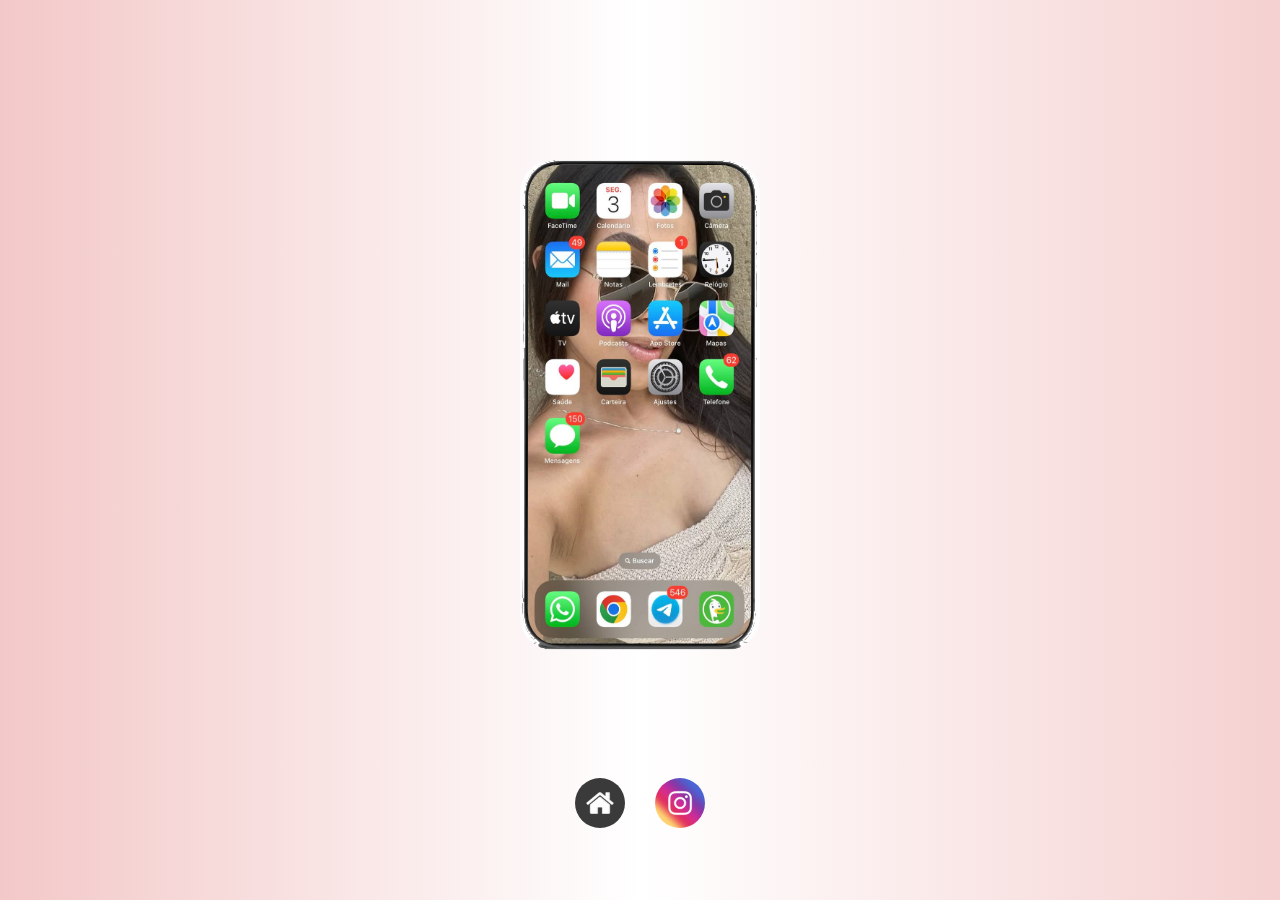
<file: index.html>
<!DOCTYPE html>
<html lang="pt-br">
<head>
    <meta charset="UTF-8">
    <meta name="viewport" content="width=device-width, initial-scale=1.0">
    <title>Projeto Pessoal</title>
    <style>
        html, body{
        height: 100%;
        width: 100%;
        margin: 0;
        padding: 0px;
        }
       body{
        background-color: black;
        background: linear-gradient(to right, rgba(229, 135, 135, 0.459), rgb(255, 255, 255), rgba(229, 135, 135, 0.39) );
       }
        section#telefone{
            width: 240px;
            height: 490px;
            position: absolute;
            top: 45%;
            left: 50%;
            transform: translate(-50%, -50%);
            background: url('imagens/ios-telaT.jpg') no-repeat center center;
            background-size: cover;
            border-radius: 33px;
        }
        iframe#home{
            background-color: rgba(0, 0, 0, 0.5);
            position: absolute;
            top: 5px;
            left: 8.2px;
            width: 223px;
            height: 480px;
            border-radius: 31px;
           
        }
        section#redes-sociais{
            position: absolute;
            top: 85%;
            left: 50%;
            transform: translate(-50%);
        }
        section#redes-sociais img{
            width: 50px;
            margin: 8px;
            border-radius: 50%;
            transition: 0.3s;
            border: 5px solid transparent;
        }
        section#redes-sociais img:hover{
          border-color:  rgba(229, 135, 135, 0.459);
          
          transform: scale(1.1);
        }
    </style>
</head>
<body>
    <main>
        <section id="telefone">
            <iframe id="home" name="home" src="home.html" frameborder="0" ></iframe>
        </section>
        <section id="redes-sociais">
            <a href=""><img src="imagens/logo-home.jpg" alt="inicio"></a>
            <a href="insta.html" target="home"><img src="imagens/logo-instagram.jpg" alt="instagram"></a>
        </section>
    </main>
</body>
</html>
</file>
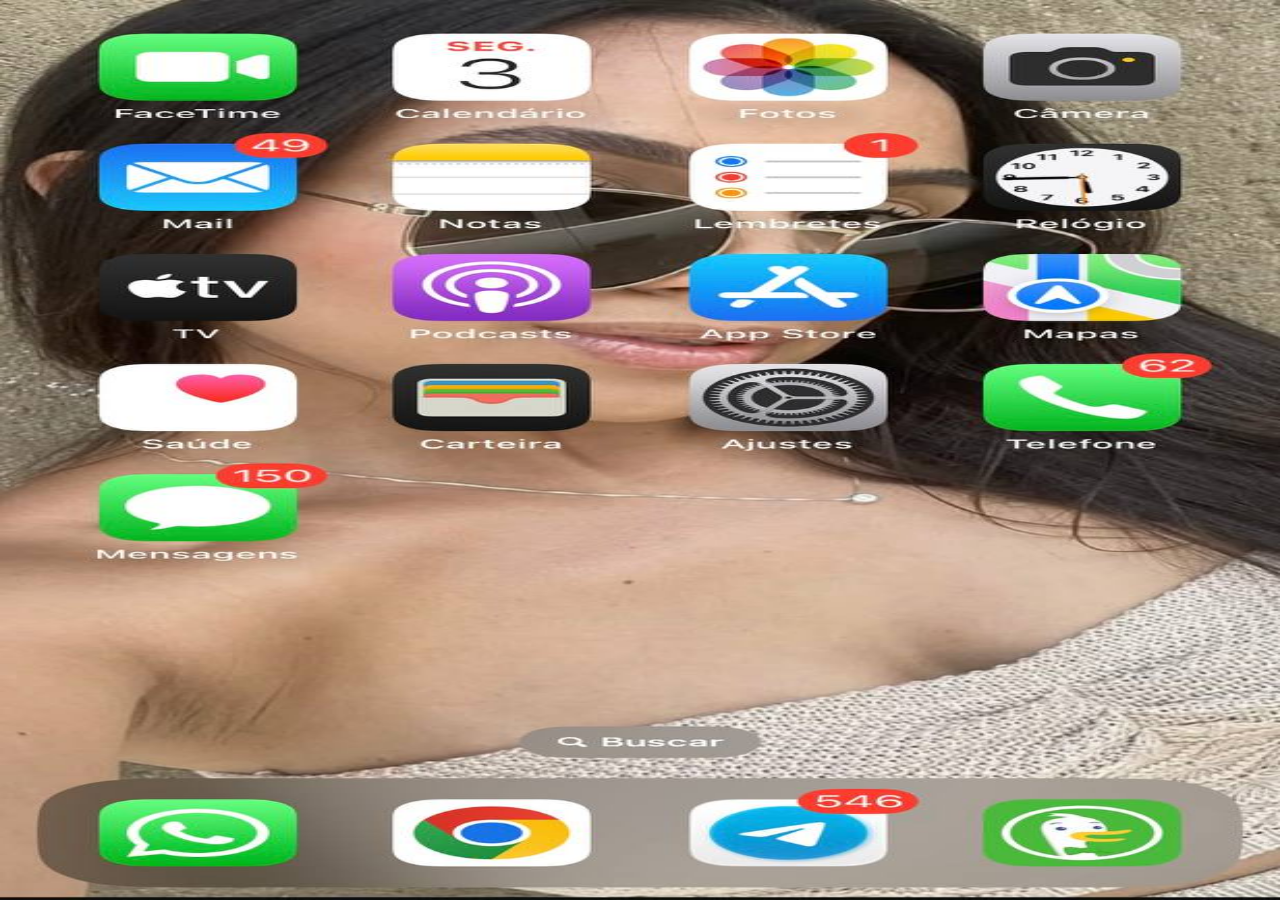
<file: home.html>
<!DOCTYPE html>
<html lang="pt-br">
<head>
    <meta charset="UTF-8">
    <meta name="viewport" content="width=device-width, initial-scale=1.0">
    <title>Document</title>
    <style>
        *{
            margin: 0px;
            padding: 0px;
        }
        body > img{
            width: 100vw;
            height: 100vh;
            display: block;
            background-size: cover;
        }
    </style>
</head>
<body>
    <img src="imagens/home-rebeca.jpg" alt="Tela inicial">
</body>
</html>
</file>
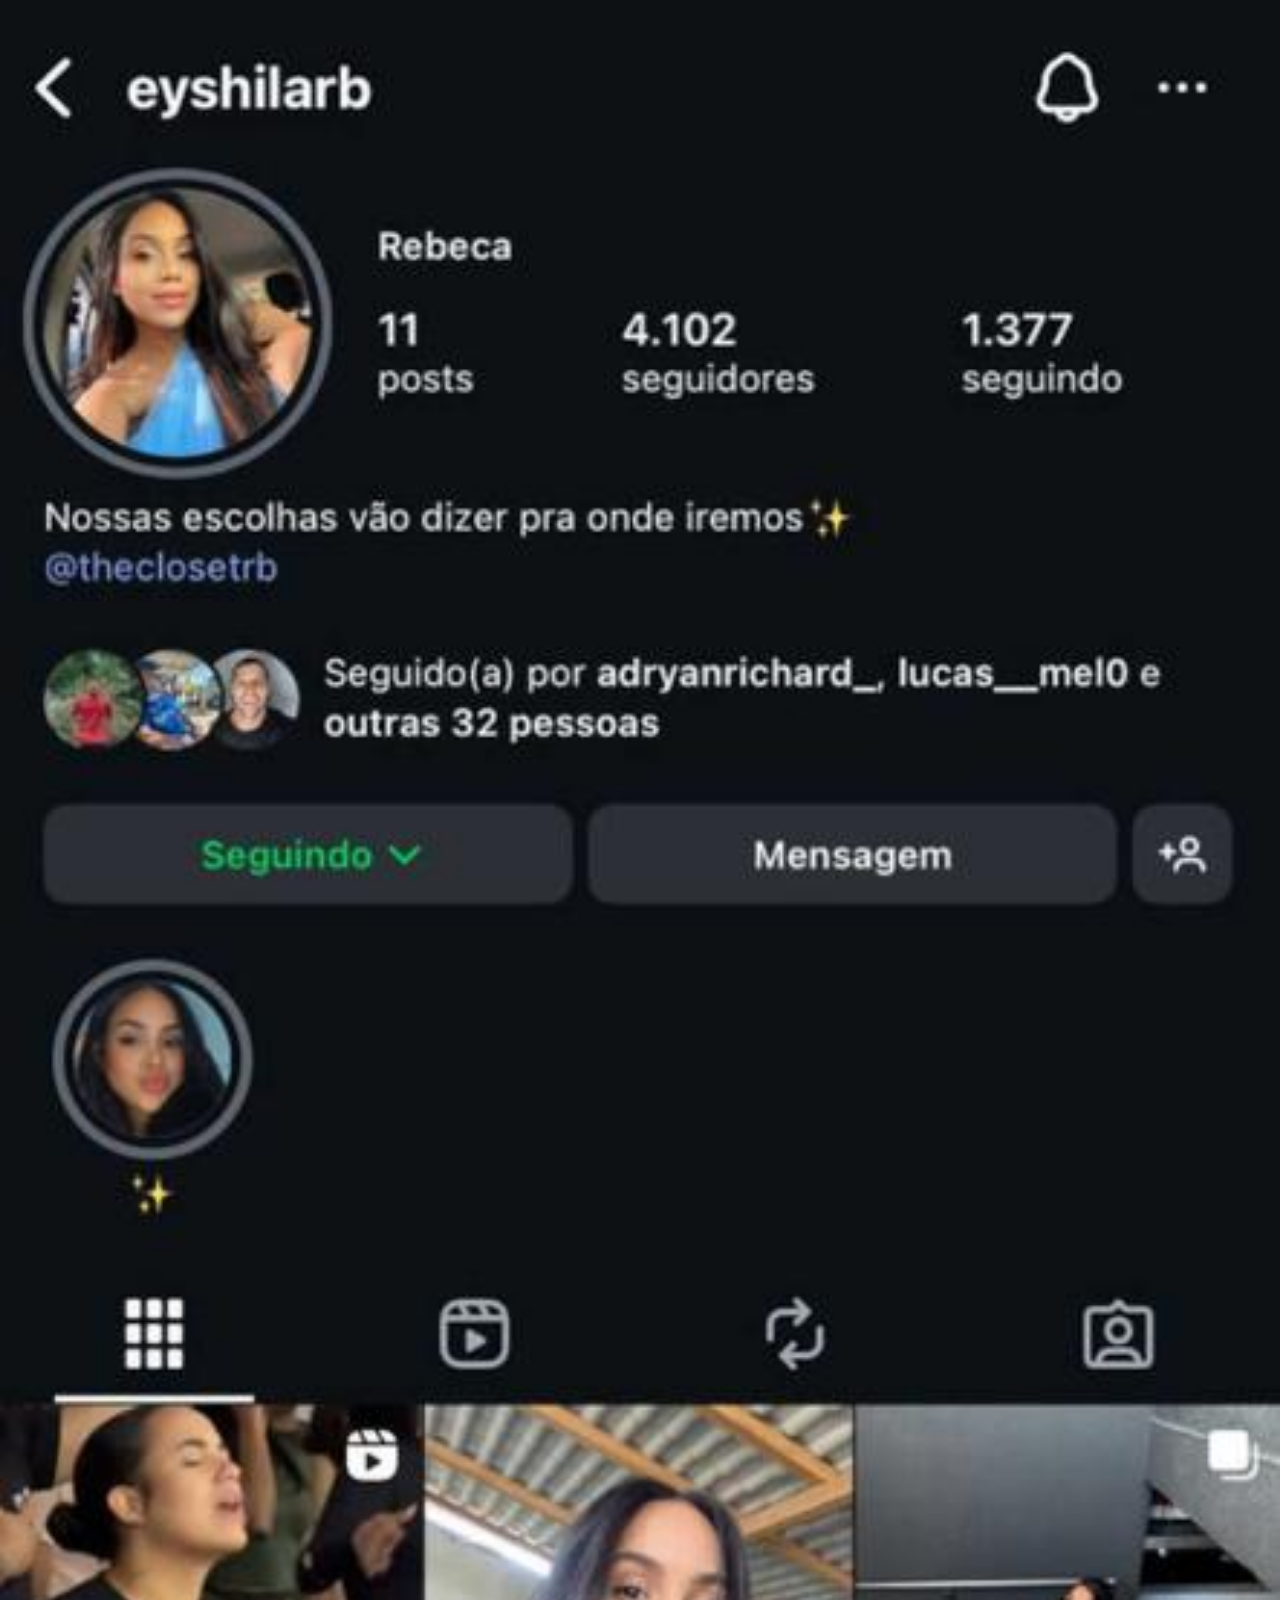
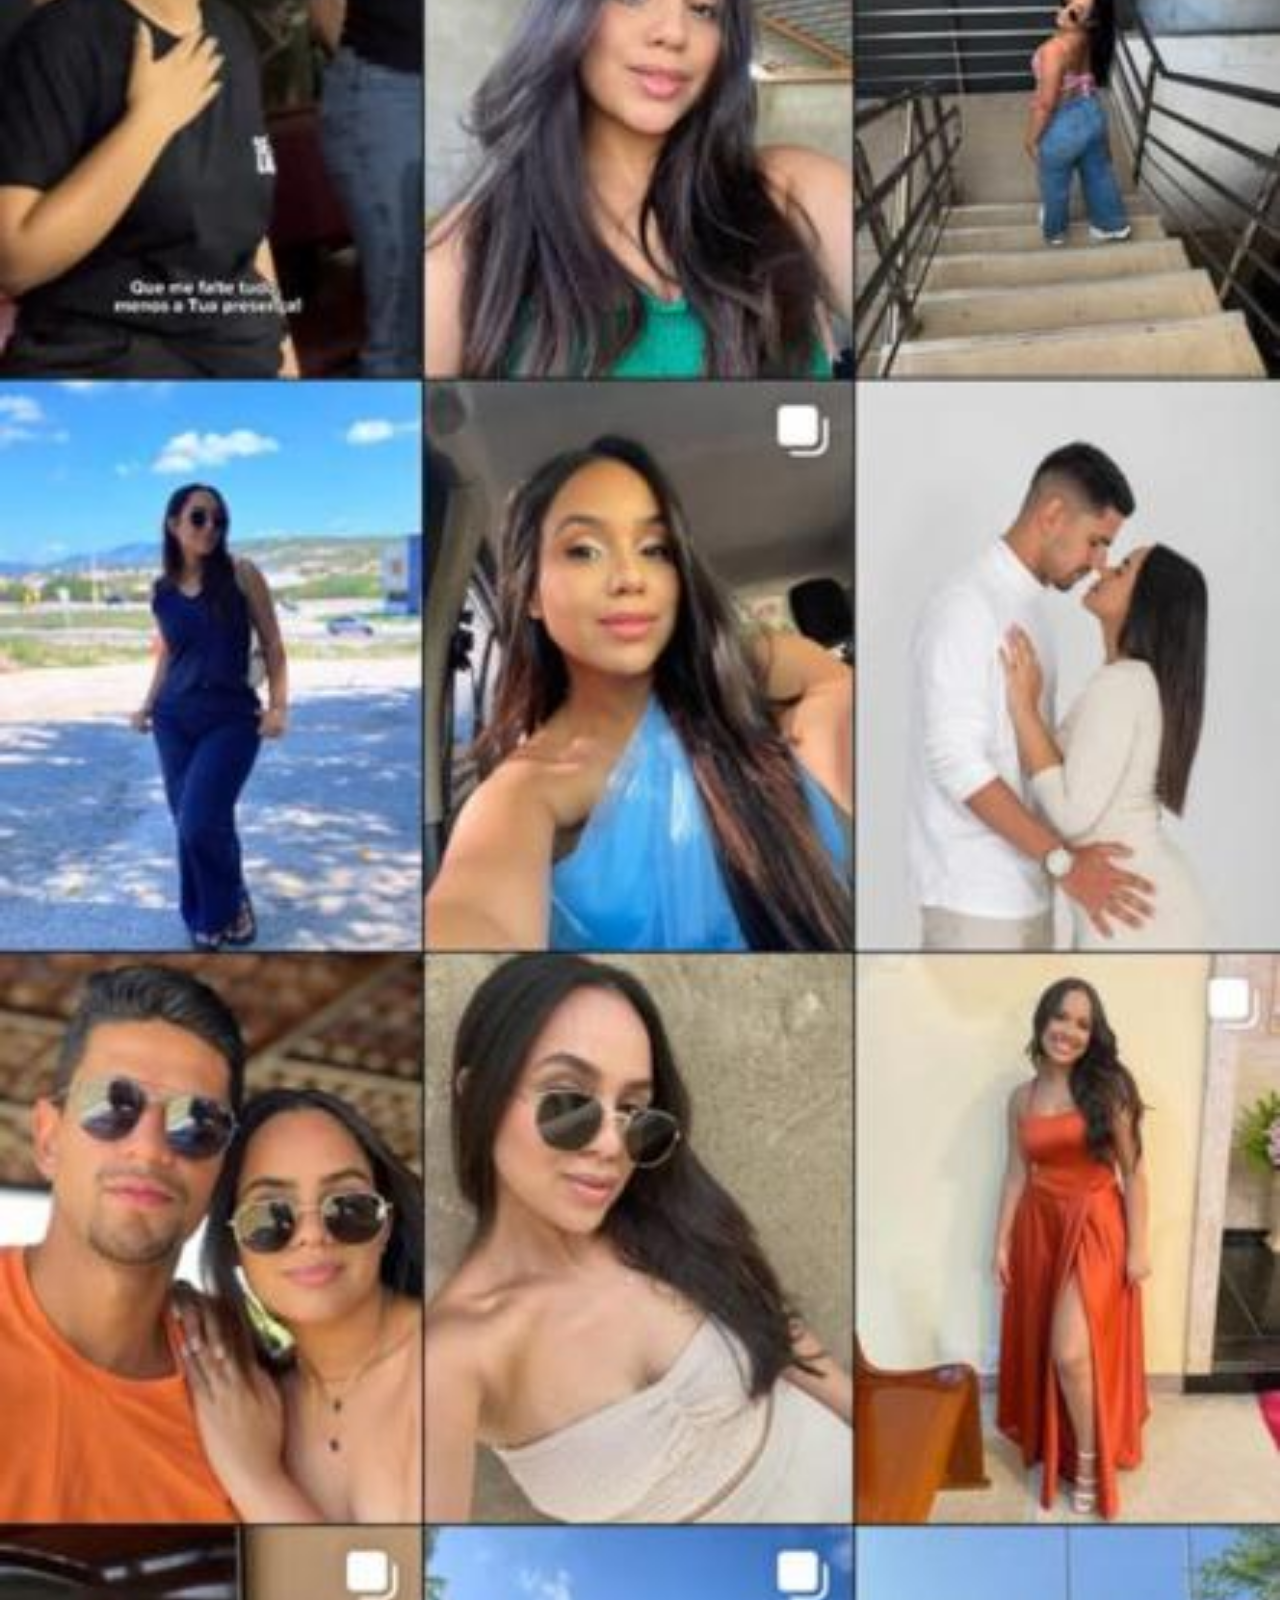
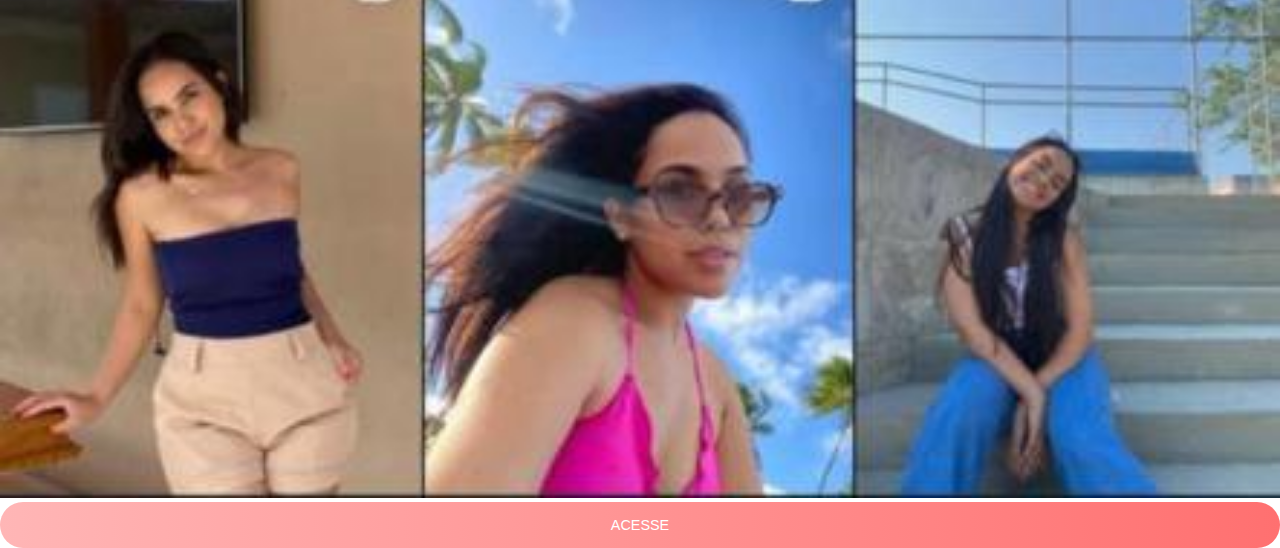
<file: insta.html>
<!DOCTYPE html>
<html lang="pt-br">
<head>
    <meta charset="UTF-8">
    <meta name="viewport" content="width=device-width, initial-scale=1.0">
    <title>instagram</title>
    <style>
     *{
            margin: 0px;
            padding: 0px;
        }
        ::-webkit-scrollbar {
            width: 0px;
            height: 0px;
        }
        body > img{
            background-size: cover;
            width: 100%;
            line-height: 0;
        }
        a {
    display: block;
    text-align: center;
    padding: 15px;
    font-size: 0.9em;
    color: white;
    font-family: Arial, Helvetica, sans-serif;
    background: linear-gradient(90deg, #ffb6b6, #ff7070);
    border-radius: 25px;
    text-decoration: none;
    transition: all 0.4s ease;
}

a:hover {
    background: linear-gradient(90deg, #ff7070, #ffb6b6);
    transform: translateY(-2px);
    box-shadow: 0px 6px 15px rgba(255, 100, 100, 0.5);
}
        </style>
</head>
<body>
    <img src="imagens/insta-rebeca.jpg" alt="">
    <a href="https://www.instagram.com/eyshilarb" target="_blank">ACESSE</a>
</body>
</html>
</file>
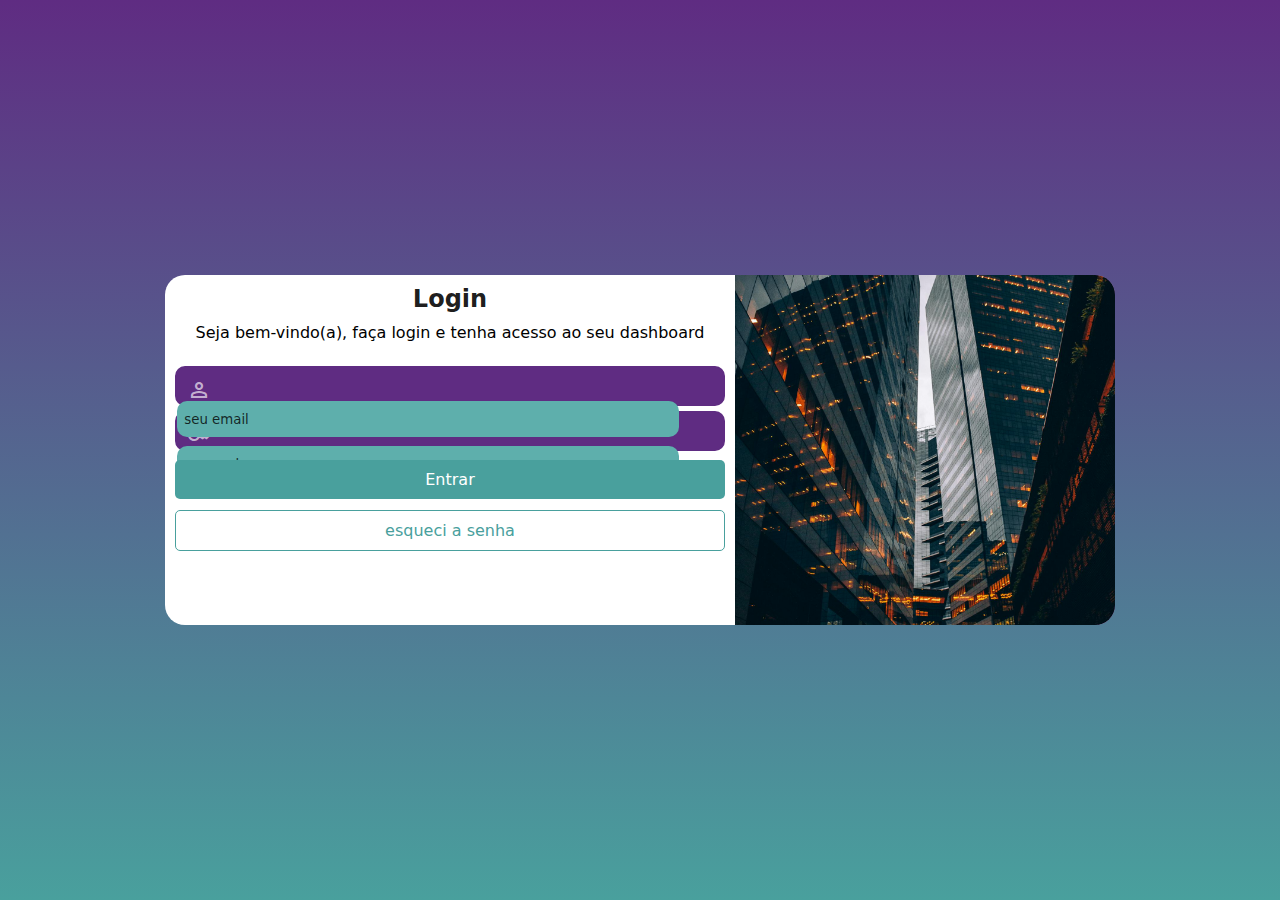
<file: login.html>
<!DOCTYPE html>
<html lang="pt-br">
<head>
    <meta charset="UTF-8">
    <meta name="viewport" content="width=device-width, initial-scale=1.0">
    <title>Login</title>
    <link rel="stylesheet" href="estiloslogin/style.css">
    <link rel="stylesheet" href="estiloslogin/media-query.css">
    <link href="https://fonts.googleapis.com/css2?family=Material+Symbols+Outlined" rel="stylesheet" />
</head>
<body>
    <main>
        <section id="login">
            <div id="imagem">
                
            </div>
            <div id="formulario">
                <h1>Login</h1>
                <p>Seja bem-vindo(a), faça login e tenha acesso ao seu dashboard</p><br>
                <form action="login.php" method="post" autocomplete="on">
                <div class="campo">
                    <span class="material-symbols-outlined">
                    person</span>
                     <input type="email" name="login" id="ilogin" placeholder=" seu email" required autocomplete="username">
                    <label for="ilogin">Login:</label>
                </div>
                <div class="campo">
                   <span class="material-symbols-outlined">
                    key</span>
                     <input type="password" name="Senha" id="isenha" required placeholder=" sua senha" autocomplete="current-password" minlength="8" maxlength="20">
                    <label for="isenha">Senha:</label>
                </div>
                <div>
                    <input type="submit" value="Entrar">
                    <a href="esqueci.html" class="botao">esqueci a senha</a>
                </div>
                </form>
            </div>
        </section>
    </main>
</body>
</html>
</file>
<file: estiloslogin/style.css>
@charset "UTF-8";

/* Paleta de cores: 
verde: #49a09d
lilás: #5f2c82
*/
*{
    font-family: system-ui, -apple-system, BlinkMacSystemFont, 'Segoe UI', Roboto, Oxygen, Ubuntu, Cantarell, 'Open Sans', 'Helvetica Neue', sans-serif;
    padding: 0px;
    margin: 0px;
    box-sizing: border-box;
}
body, html{
    background-color: #602c82d5;
    width: 100vw;
    height: 100vh;
}
h1{
    text-align: center;
    font-size: 1.5em;
    color: rgba(0, 0, 0, 0.897);
}
p{
    text-align: justify;
    text-align: center;
    padding-top: 10px;
}
main{
    position: relative;
    width: 100vw;
    height: 100vh;
}
section#login{
    position: absolute;
    top: 50%;
    left: 50%;
    transform: translate(-50%, -50%);
    background-color: white;
    width: 260px;
    height: 520px;
    border-radius: 20px;
    overflow: hidden;
    transition: width 0.4s, heigth 0.4s;
}
form > div.campo{
    display: block;
    background-color: #5f2c82;
    width: 100%;
    height: 40px;
    margin: 5px 0px;
    border-radius: 10px;
    border: 2px solid #5f2c82;
}
form label{
    display: none;
}
section#login > div#imagem{
    display: block;
    background: #5f2c82 url(../imagenslogin/login.jpg) no-repeat;
    background-position: center top;
    background-size: cover;
    height: 200px;
}
section#login > div#formulario {
    display: block;
    padding: 10px;
}
form > div > input[type=submit] {
    display: block;
    background-color: #49a09d;
    font-size: 1.0em;
    color: white;
    width: 100%;
    padding: 10px;
    margin-top: 20px;
    border: 1px transparent;
    border-radius: 5px;

}
form > div > input[type=submit]:hover {
    background-color: #295a58; 
}
form > div > a{
    display: block;
    background-color: white;
    color:  #49a09d;
    text-decoration: none;
    text-align: center;
    border: 1px solid #49a09d;
    padding: 10px;
    border-radius: 5px;
}
form > div > a:hover{
    background-color: #295a58;
    color: white;

}
form > div > span{
    display: inline-block;  
    color: rgba(255, 255, 255, 0.651);
    width: 40px;
    padding: 10px;
}
form > div > span:hover{
    transform: scale(1.1);
}
form > div > input{
    background-color: #5eafac ;
    border-radius: 10px;
    border: none;
    height: 100%;
    width: calc(100% - 44.39px);
    transform: translateY(-11px);
    padding: 3px;
}
div.campo > input:focus-within {
    background-color: rgba(255, 255, 255, 0.863);
    border: none;
    
}
input::placeholder{
    color: rgba(0, 0, 0, 0.795);
}
</file>
<file: estiloslogin/media-query.css>
@charset "UTF-8";

@media screen and (min-width: 768px) and (max-width: 992px){
    body{
        background-image: linear-gradient(to top, #49a09d, #5f2c82);
    }
    section#login{
        width: 80vw;
        height: 320px;
    }
    section#login > div#imagem{
        float: left;
        width: 30%;
        height: 100%;
    }
    section#login > div#formulario{
        float: right;
        width: 70%;
        height: 100%;
    }
}
@media screen and (min-width: 992px){
     body{
        background-image: linear-gradient(to top, #49a09d, #5f2c82);
    }
    section#login{
        width: 950px;
        height: 350px;
    }
    section#login > div#imagem{
        float: right;
        width: 40%;
        height: 100%;
        background-size: cover;
        background-position: center;
    }
    section#login > div#formulario{
        float: left;
        width: 60%;
        height: 100%;
    }
}
</file>
